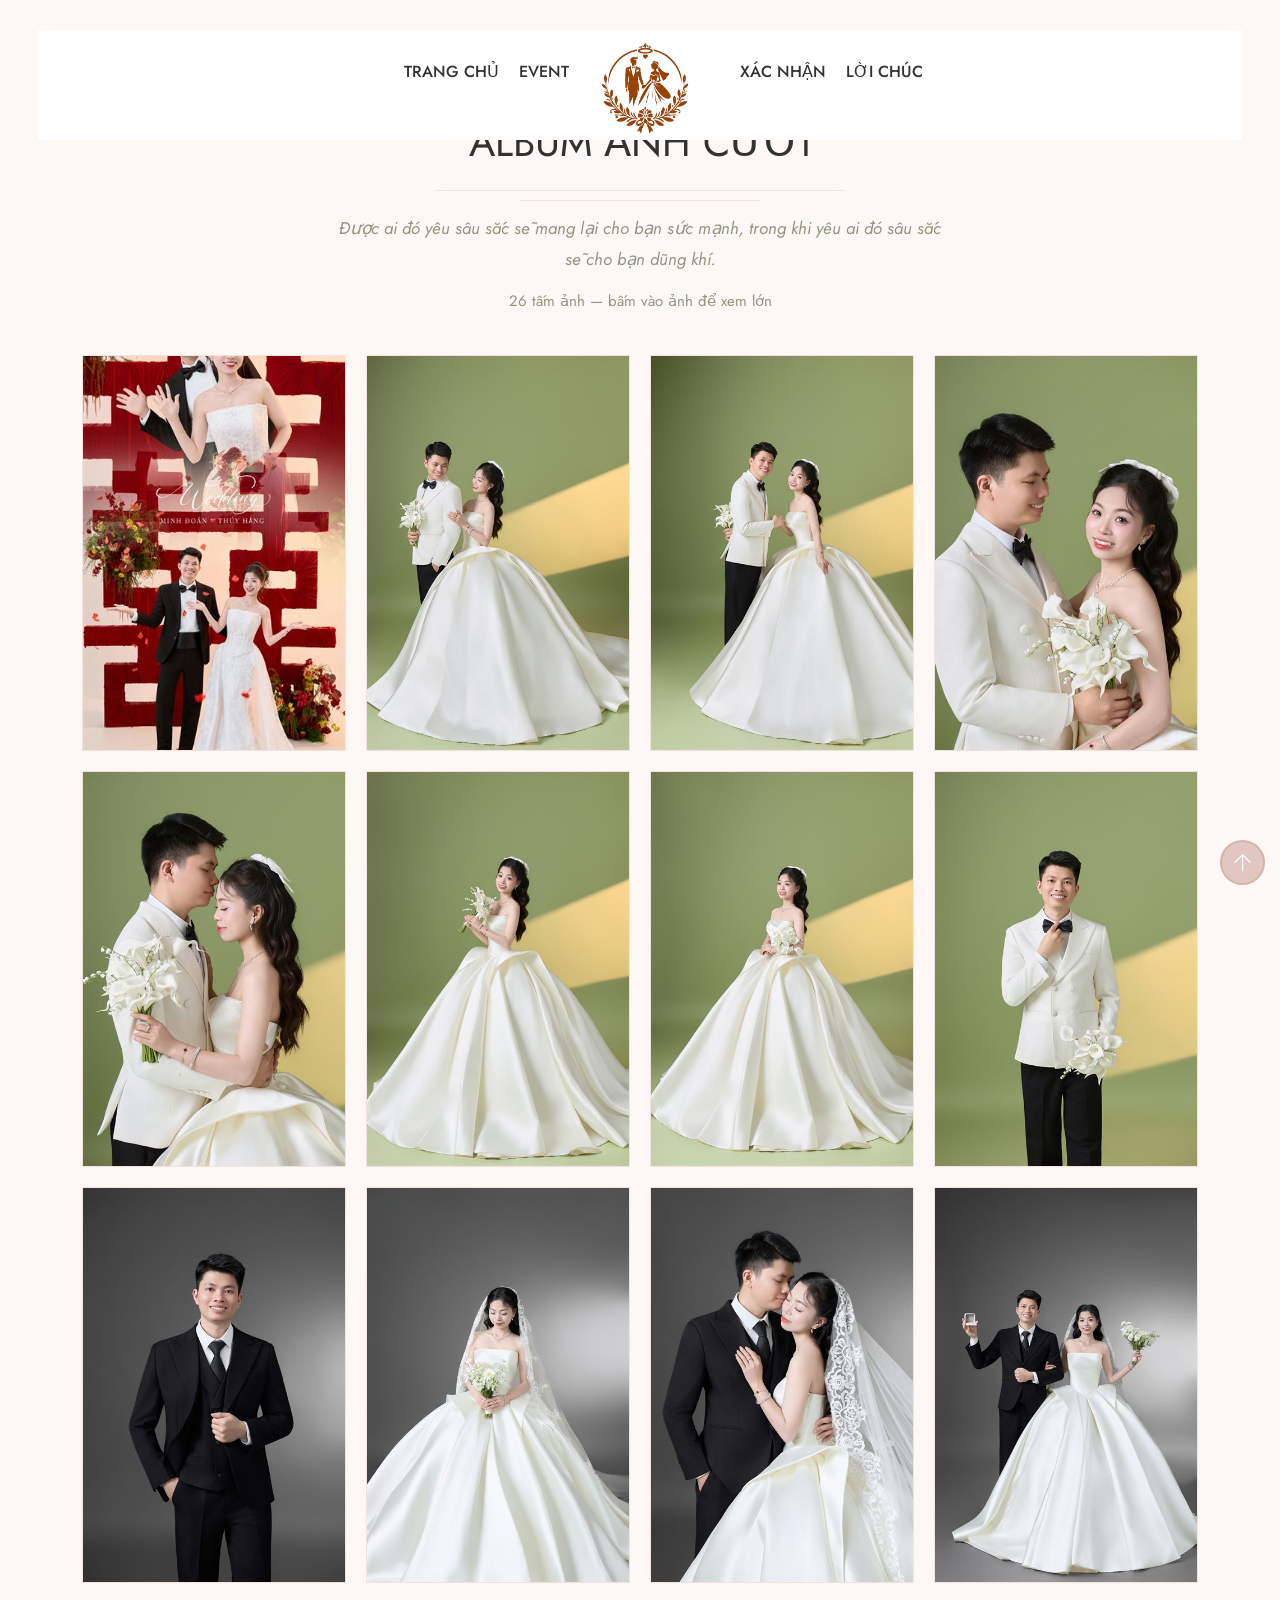
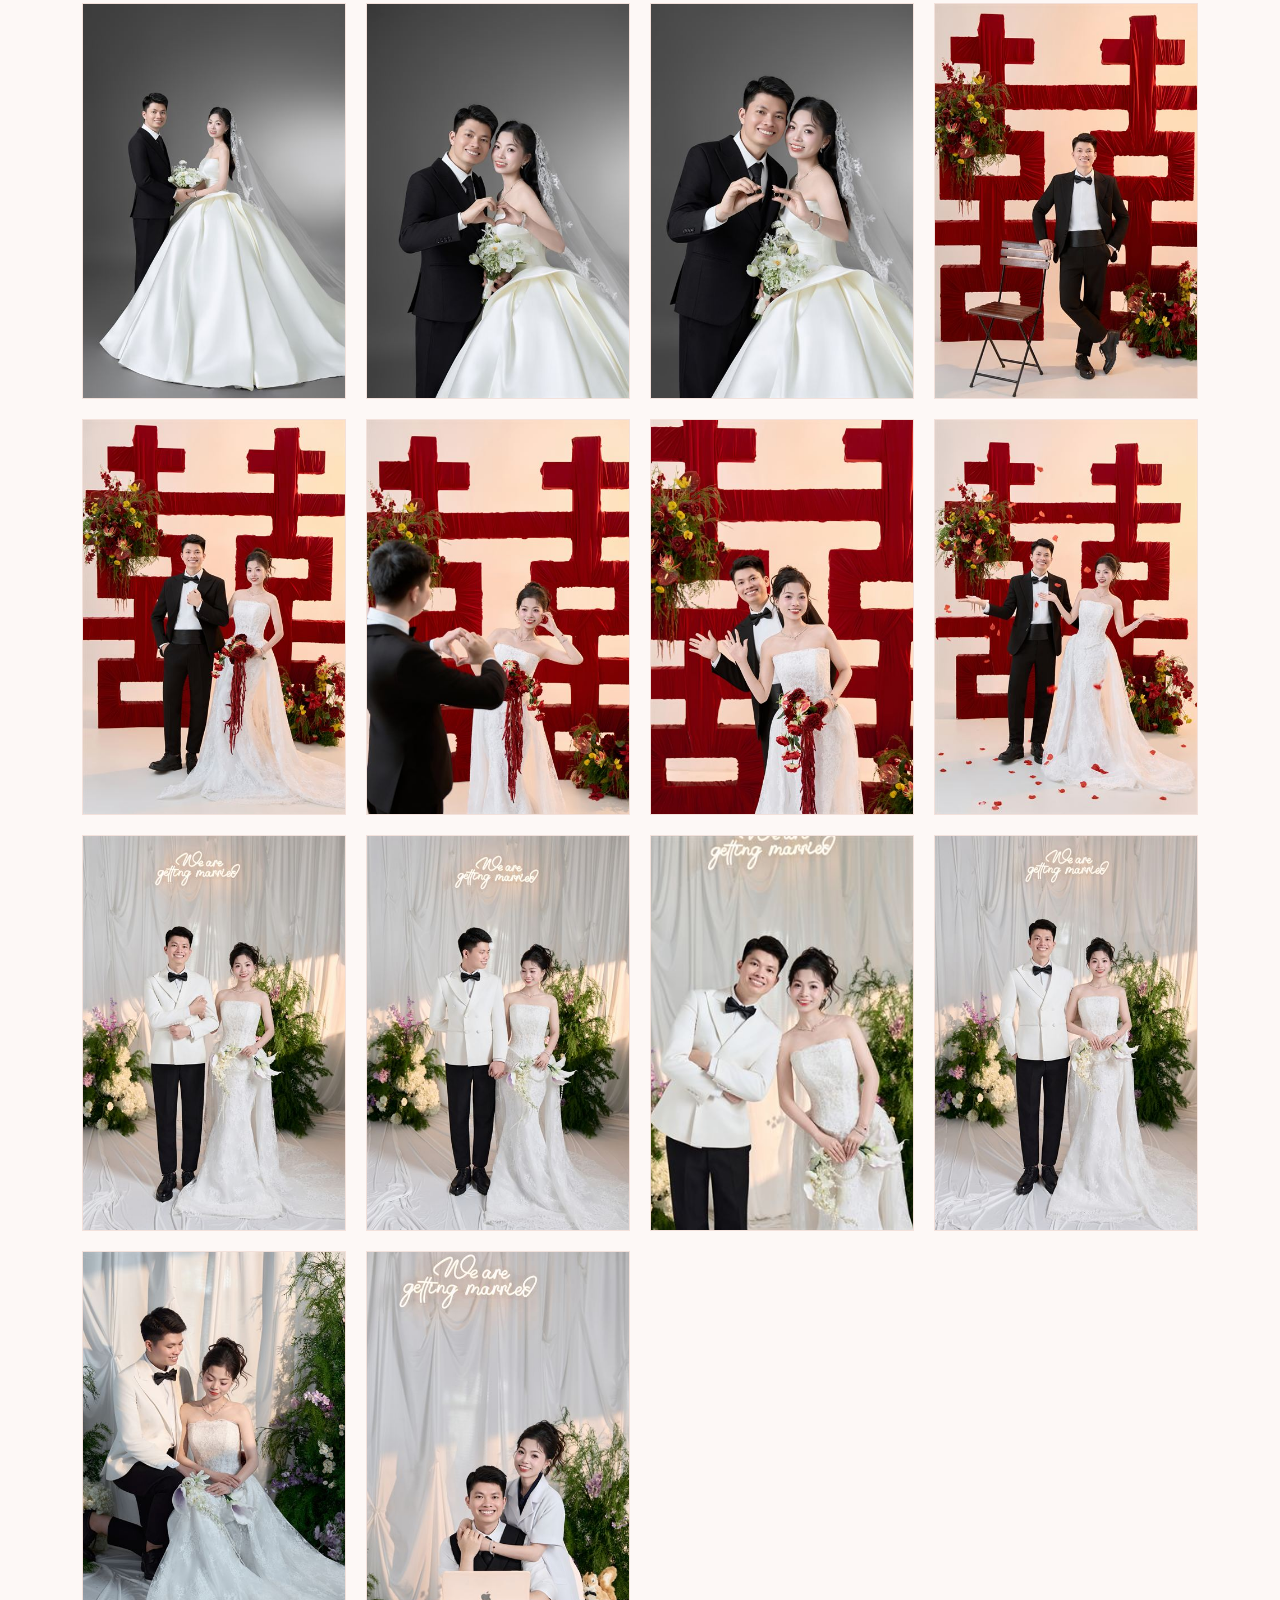
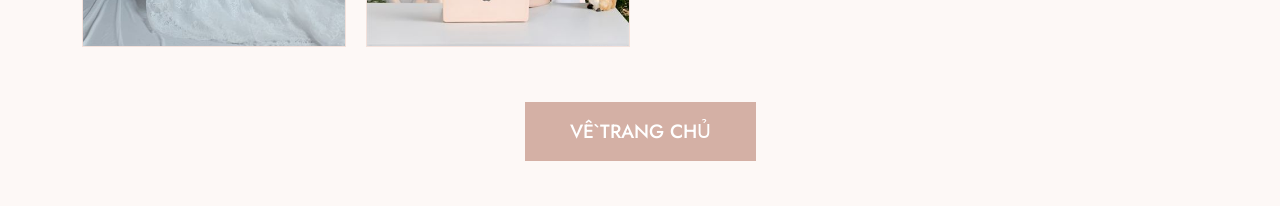
<file: gallery.html>
<!DOCTYPE html>
<html lang="vi">

<head>
    <meta charset="utf-8">
    <meta http-equiv="X-UA-Compatible" content="IE=edge">
    <meta name="viewport" content="width=device-width, initial-scale=1">
    <link rel="shortcut icon" type="image/png" href="assets/images/favicon.png">
    <meta property="og:locale" content="vi_VN" />
    <meta property="og:type" content="article" />
    <meta property="og:title" content="Album ảnh cưới - Hằng 💕 Đoán" />
    <meta property="og:description" content="Album ảnh cưới Minh Đoán & Thuý Hằng" />
    <meta property="og:site_name" content="Hằng 💕 Đoán" />
    <title>Album ảnh cưới - Hằng 💕 Đoán</title>
    <link href="assets/css/themify-icons.css" rel="stylesheet">
    <link href="assets/css/font-awesome.min.css" rel="stylesheet">
    <link href="assets/css/flaticon.css" rel="stylesheet">
    <link href="assets/css/bootstrap.min.css" rel="stylesheet">
    <link href="assets/css/animate.css" rel="stylesheet">
    <link href="assets/sass/style.css" rel="stylesheet">
    <link href="assets/css/wedding-custom.css" rel="stylesheet">
</head>

<body>

    <!-- start page-wrapper -->
    <div class="page-wrapper">
        <!-- start preloader -->
        <div class="preloader">
            <div class="vertical-centered-box">
                <div class="content">
                    <div class="loader-circle"></div>
                    <div class="loader-line-mask">
                        <div class="loader-line"></div>
                    </div>
                    <img src="assets/images/preloader.svg" alt="">
                </div>
            </div>
        </div>
        <!-- end preloader -->
        <!-- Start header -->
        <header>
            <div class="wpo-site-header wpo-header-style-3">
                <nav class="navigation navbar navbar-expand-lg navbar-light">
                    <div class="container-fluid">
                        <div class="row align-items-center">
                            <div class="col-md-5 col-5 d-lg-none d-block">
                                <div class="mobail-menu">
                                    <button type="button" class="navbar-toggler open-btn">
                                        <span class="sr-only">Toggle navigation</span>
                                        <span class="icon-bar first-angle"></span>
                                        <span class="icon-bar middle-angle"></span>
                                        <span class="icon-bar last-angle"></span>
                                    </button>
                                </div>
                            </div>
                            <div class="col-lg-2 col-md-6 col-6 d-lg-block d-none">

                            </div>
                            <div class="col-md-7 col-7 d-lg-none dl-block">
                                <div class="navbar-header">
                                    <a class="navbar-brand" href="index.html"><img src="assets/images/logo.png" alt="Hằng Đoán Wedding"></a>
                                </div>
                            </div>
                            <div class="col-lg-8 col-md-1 col-1">
                                <div id="navbar" class="collapse navbar-collapse navigation-holder">
                                    <button class="menu-close"><i class="ti-close"></i></button>
                                    <ul class="nav navbar-nav mb-2 mb-lg-0">
                                        <li><a href="index.html">Trang chủ</a></li>
                                        <li><a href="index.html#event">Event</a></li>
                                        <li><a href="index.html#rsvp">Xác nhận</a></li>
                                        <li><a href="index.html#wishes">Lời chúc</a></li>
                                    </ul>
                                </div><!-- end of nav-collapse -->
                            </div>
                        </div>
                    </div><!-- end of container -->
                </nav>
            </div>
        </header>
        <!-- end of header -->

        <!-- start album -->
        <section class="wpo-album-section section-padding">
            <div class="container">
                <div class="wpo-section-title">
                    <h4>Sweet Memories</h4>
                    <h2>Album ảnh cưới</h2>
                    <p class="gallery-quote">Được ai đó yêu sâu sắc sẽ mang lại cho bạn sức mạnh,
                        trong khi yêu ai đó sâu sắc sẽ cho bạn dũng khí.</p>
                    <p class="album-count"><span id="album-total">0</span> tấm ảnh &mdash; bấm vào ảnh để xem lớn</p>
                </div>

                <!-- Lưới ảnh do wedding-custom.js dựng từ WEDDING_ALBUM trong wedding-config.js -->
                <div class="album-grid" id="album-grid"></div>

                <div class="album-back text-center">
                    <a class="theme-btn" href="index.html">Về trang chủ</a>
                </div>
            </div>
        </section>
        <!-- end album -->
    </div>
    <!-- end of page-wrapper -->

    <!-- start khung xem ảnh phóng to -->
    <div class="album-viewer" id="album-viewer" role="dialog" aria-modal="true" aria-label="Xem ảnh cưới" hidden>
        <div class="album-viewer-overlay" data-album="close"></div>
        <button type="button" class="album-viewer-close" data-album="close" aria-label="Đóng">&times;</button>
        <button type="button" class="album-nav album-prev" data-album="prev" aria-label="Ảnh trước">&#10094;</button>
        <button type="button" class="album-nav album-next" data-album="next" aria-label="Ảnh sau">&#10095;</button>
        <figure class="album-viewer-figure">
            <img id="album-viewer-img" alt="">
            <figcaption id="album-counter"></figcaption>
        </figure>
    </div>
    <!-- end khung xem ảnh phóng to -->

    <!-- All JavaScript files
    ================================================== -->
    <script src="assets/js/jquery.min.js"></script>
    <script src="assets/js/bootstrap.bundle.min.js"></script>
    <script src="assets/js/modernizr.custom.js"></script>
    <script src="assets/js/jquery.dlmenu.js"></script>
    <script src="assets/js/jquery-plugin-collection.js"></script>
    <script src="assets/js/script.js"></script>
    <!-- Cấu hình đám cưới (danh sách ảnh, link maps, mừng cưới...) -->
    <script src="assets/js/wedding-config.js"></script>
    <script src="assets/js/wedding-custom.js"></script>
</body>

</html>
</file>
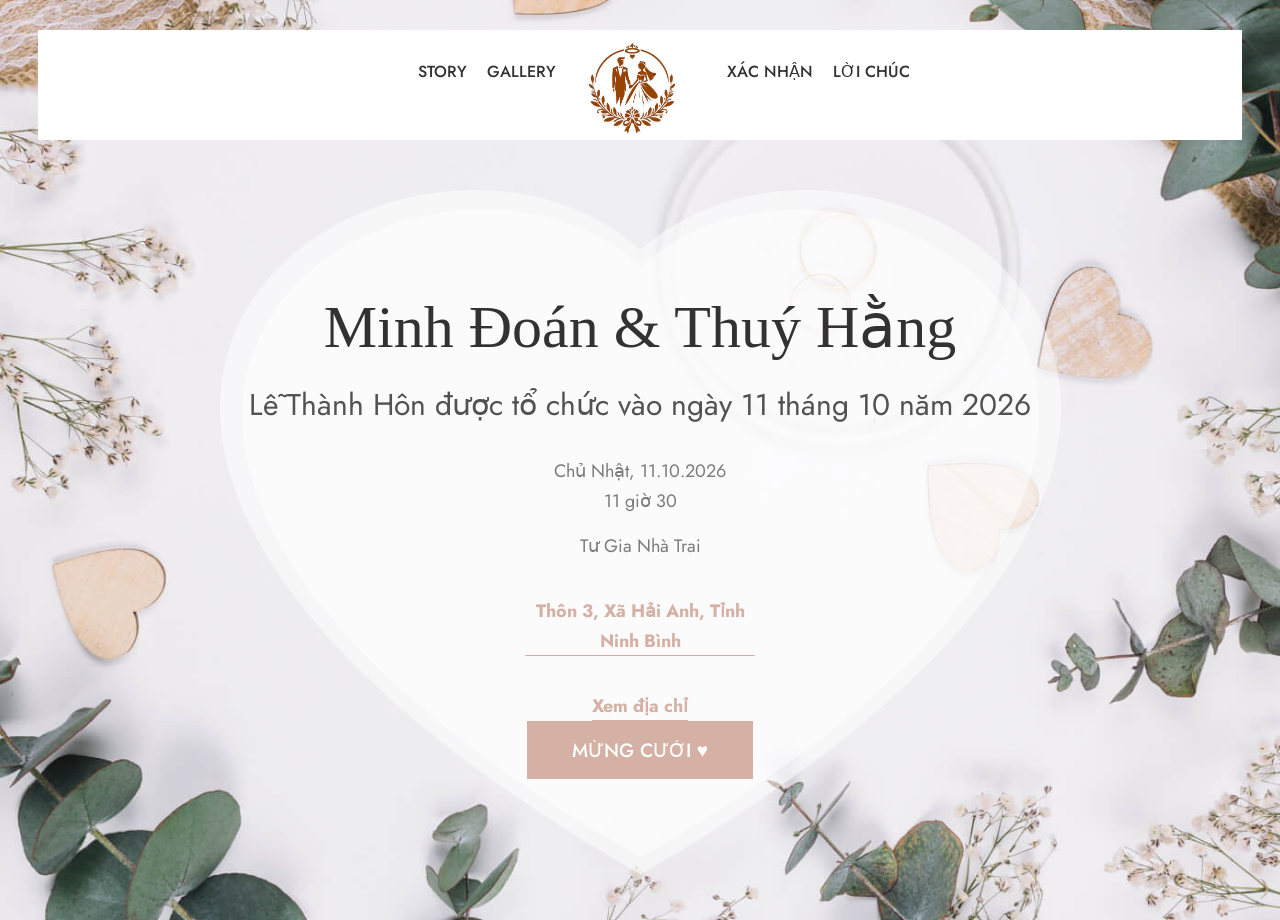
<file: invitation.html>
<!DOCTYPE html>
<html lang="en">


<head>
    <meta charset="utf-8">
    <meta http-equiv="X-UA-Compatible" content="IE=edge">
    <meta name="viewport" content="width=device-width, initial-scale=1">
    <meta name="author" content="wpOceans">
    <link rel="shortcut icon" type="image/png" href="assets/images/favicon.png">
    <meta property="og:locale" content="vi_VN" />
    <meta property="og:type" content="article" />
    <meta property="og:title" content="Hằng 💕 Đoán" />
    <meta property="og:description" content="Hằng 💕 Đoán" />
    <meta property="og:url" content="//" />
    <meta property="og:site_name" content="Hằng 💕 Đoán" />
    <meta property="og:image" content="assets/images/story/3.jpg" />
    <meta property="og:image:width" content="400" />
    <meta property="og:image:height" content="400" />
    <title>Hằng 💕 Đoán</title>
    <link href="assets/css/themify-icons.css" rel="stylesheet">
    <link href="assets/css/font-awesome.min.css" rel="stylesheet">
    <link href="assets/css/flaticon.css" rel="stylesheet">
    <link href="assets/css/magnific-popup.css" rel="stylesheet">
    <link href="assets/css/bootstrap.min.css" rel="stylesheet">
    <link href="assets/css/animate.css" rel="stylesheet">
    <link href="assets/css/owl.carousel.css" rel="stylesheet">
    <link href="assets/css/owl.theme.css" rel="stylesheet">
    <link href="assets/css/slick.css" rel="stylesheet">
    <link href="assets/css/slick-theme.css" rel="stylesheet">
    <link href="assets/css/swiper.min.css" rel="stylesheet">
    <link href="assets/css/nice-select.css" rel="stylesheet">
    <link href="assets/css/owl.transitions.css" rel="stylesheet">
    <link href="assets/css/jquery.fancybox.css" rel="stylesheet">
    <link href="assets/css/odometer-theme-default.css" rel="stylesheet">
    <link href="assets/css/jquery-ui.css" rel="stylesheet">
    <link href="assets/sass/style.css" rel="stylesheet">
    <link href="assets/css/wedding-custom.css" rel="stylesheet">
</head>

<body>

    <!-- start page-wrapper -->
    <div class="page-wrapper">
        <!-- start preloader -->
        <div class="preloader">
            <div class="vertical-centered-box">
                <div class="content">
                    <div class="loader-circle"></div>
                    <div class="loader-line-mask">
                        <div class="loader-line"></div>
                    </div>
                    <img src="assets/images/preloader.svg" alt="">
                </div>
            </div>
        </div>
        <!-- end preloader -->
        <!-- Start header -->
        <!-- Start header -->
        <header>
            <div class="wpo-site-header wpo-header-style-3">
                <nav class="navigation navbar navbar-expand-lg navbar-light">
                    <div class="container-fluid">
                        <div class="row align-items-center">
                            <div class="col-md-5 col-5 d-lg-none d-block">
                                <div class="mobail-menu">
                                    <button type="button" class="navbar-toggler open-btn">
                                        <span class="sr-only">Toggle navigation</span>
                                        <span class="icon-bar first-angle"></span>
                                        <span class="icon-bar middle-angle"></span>
                                        <span class="icon-bar last-angle"></span>
                                    </button>
                                </div>
                            </div>
                            <div class="col-lg-2 col-md-6 col-6 d-lg-block d-none">
                                
                            </div>
                            <div class="col-md-7 col-7 d-lg-none dl-block">
                                <div class="navbar-header">
                                    <a class="navbar-brand" href="index.html"><img src="assets/images/logo.png" alt="Hằng Đoán Wedding"></a>
                                </div>
                            </div>
                            <div class="col-lg-8 col-md-1 col-1">
                                <div id="navbar" class="collapse navbar-collapse navigation-holder">
                                    <button class="menu-close"><i class="ti-close"></i></button>
                                    <ul class="nav navbar-nav mb-2 mb-lg-0">
                                        <li><a href="index.html#story">Story</a></li>
                                        <li><a href="index.html#gallery">Gallery</a></li>
                                        <li><a href="index.html#rsvp">Xác nhận</a></li>
                                        <li><a href="index.html#wishes">Lời chúc</a></li>
                                    </ul>

                                </div><!-- end of nav-collapse -->
                            </div>
                        </div>
                    </div><!-- end of container -->
                </nav>
            </div>
        </header>
        <!-- end of header -->
        <!-- start of hero -->
        <section class="static-hero-s4">
            <div class="hero-container">
                <div class="hero-inner">
                    <div class="container">
                        <div class="row justify-content-center">
                            <div class="col-lg-12">
                                <div class="wpo-event-item wow zoomIn" data-wow-duration="1500ms">
                                    <div class="wpo-event-text">
                                        <h2>Minh Đoán & Thuý Hằng</h2>
                                        <p>Lễ Thành Hôn được tổ chức vào ngày 11 tháng 10 năm 2026</p>
                                        <ul>
                                            <li>Chủ Nhật, 11.10.2026 <br />
                                                11 giờ 30 </li>
                                            <li>Tư Gia Nhà Trai</li>
                                            <li><a target="_blank" rel="noopener" data-map="nha-trai"
                                                    href="https://maps.app.goo.gl/AHfvJBQJt8uPPumu7">Thôn 3, Xã Hải Anh, Tỉnh Ninh Bình</a></li>
                                            <li> <a target="_blank" rel="noopener" data-map="nha-trai"
                                                    href="https://maps.app.goo.gl/AHfvJBQJt8uPPumu7">Xem địa chỉ</a></li>
                                        </ul>
                                        <button type="button" class="theme-btn" id="gift-open">Mừng cưới ♥</button>
                                    </div>
                                </div>
                            </div>
                        </div>
                    </div>
                </div>
            </div>
        </section>
        <!-- end of hero slider -->
        
    </div>
    <!-- end of page-wrapper -->

    <!-- start popup mã QR mừng cưới -->
    <div class="gift-modal" id="gift-modal" role="dialog" aria-modal="true" aria-labelledby="gift-modal-title" hidden>
        <div class="gift-modal-overlay" data-gift-close></div>
        <div class="gift-modal-box">
            <button type="button" class="gift-modal-close" data-gift-close aria-label="Đóng">&times;</button>
            <h3 id="gift-modal-title">Hộp mừng cưới</h3>
            <p class="gift-intro" id="gift-modal-intro"></p>
            <div class="gift-qr">
                <img id="gift-qr-img" src="assets/images/QR.jpg" alt="Mã QR mừng cưới">
            </div>
            <ul class="gift-info">
                <li id="gift-row-bank"><span>Ngân hàng</span><strong id="gift-bank"></strong></li>
                <li id="gift-row-owner"><span>Chủ tài khoản</span><strong id="gift-owner"></strong></li>
                <li id="gift-row-account"><span>Số tài khoản</span><strong id="gift-account"></strong></li>
            </ul>
            <button type="button" class="gift-copy" id="gift-copy">Sao chép số tài khoản</button>
        </div>
    </div>
    <!-- end popup mã QR mừng cưới -->

    <!-- All JavaScript files
    ================================================== -->
    <script src="assets/js/jquery.min.js"></script>
    <script src="assets/js/bootstrap.bundle.min.js"></script>
    <!-- Plugins for this template -->
    <script src="assets/js/modernizr.custom.js"></script>
    <script src="assets/js/jquery.dlmenu.js"></script>
    <script src="assets/js/jquery-plugin-collection.js"></script>
    <!-- Custom script for this template -->
    <script src="assets/js/script.js"></script>
    <!-- Cấu hình đám cưới (link maps, thông tin mừng cưới, lời chúc mẫu) -->
    <script src="assets/js/wedding-config.js"></script>
    <script src="assets/js/wedding-custom.js"></script>
</body>


</html>
</file>
<file: assets/css/themify-icons.css>
@font-face {
	font-family: 'themify';
	src:url('../fonts/themify9f24.eot?-fvbane');
	src:url('../fonts/themifyd41d.eot?') format('embedded-opentype'),
		url('../fonts/themify9f24.woff?-fvbane') format('woff'),
		url('../fonts/themify9f24.ttf?-fvbane') format('truetype'),
		url('../fonts/themify9f24.svg?-fvbane') format('svg');
	font-weight: normal;
	font-style: normal;
}

[class^="ti-"], [class*=" ti-"] {
	font-family: 'themify';
	speak: none;
	font-style: normal;
	font-weight: normal;
	font-variant: normal;
	text-transform: none;
	line-height: 1;

	/* Better Font Rendering =========== */
	-webkit-font-smoothing: antialiased;
	-moz-osx-font-smoothing: grayscale;
}

.ti-wand:before {
	content: "\e600";
}
.ti-volume:before {
	content: "\e601";
}
.ti-user:before {
	content: "\e602";
}
.ti-unlock:before {
	content: "\e603";
}
.ti-unlink:before {
	content: "\e604";
}
.ti-trash:before {
	content: "\e605";
}
.ti-thought:before {
	content: "\e606";
}
.ti-target:before {
	content: "\e607";
}
.ti-tag:before {
	content: "\e608";
}
.ti-tablet:before {
	content: "\e609";
}
.ti-star:before {
	content: "\e60a";
}
.ti-spray:before {
	content: "\e60b";
}
.ti-signal:before {
	content: "\e60c";
}
.ti-shopping-cart:before {
	content: "\e60d";
}
.ti-shopping-cart-full:before {
	content: "\e60e";
}
.ti-settings:before {
	content: "\e60f";
}
.ti-search:before {
	content: "\e610";
}
.ti-zoom-in:before {
	content: "\e611";
}
.ti-zoom-out:before {
	content: "\e612";
}
.ti-cut:before {
	content: "\e613";
}
.ti-ruler:before {
	content: "\e614";
}
.ti-ruler-pencil:before {
	content: "\e615";
}
.ti-ruler-alt:before {
	content: "\e616";
}
.ti-bookmark:before {
	content: "\e617";
}
.ti-bookmark-alt:before {
	content: "\e618";
}
.ti-reload:before {
	content: "\e619";
}
.ti-plus:before {
	content: "\e61a";
}
.ti-pin:before {
	content: "\e61b";
}
.ti-pencil:before {
	content: "\e61c";
}
.ti-pencil-alt:before {
	content: "\e61d";
}
.ti-paint-roller:before {
	content: "\e61e";
}
.ti-paint-bucket:before {
	content: "\e61f";
}
.ti-na:before {
	content: "\e620";
}
.ti-mobile:before {
	content: "\e621";
}
.ti-minus:before {
	content: "\e622";
}
.ti-medall:before {
	content: "\e623";
}
.ti-medall-alt:before {
	content: "\e624";
}
.ti-marker:before {
	content: "\e625";
}
.ti-marker-alt:before {
	content: "\e626";
}
.ti-arrow-up:before {
	content: "\e627";
}
.ti-arrow-right:before {
	content: "\e628";
}
.ti-arrow-left:before {
	content: "\e629";
}
.ti-arrow-down:before {
	content: "\e62a";
}
.ti-lock:before {
	content: "\e62b";
}
.ti-location-arrow:before {
	content: "\e62c";
}
.ti-link:before {
	content: "\e62d";
}
.ti-layout:before {
	content: "\e62e";
}
.ti-layers:before {
	content: "\e62f";
}
.ti-layers-alt:before {
	content: "\e630";
}
.ti-key:before {
	content: "\e631";
}
.ti-import:before {
	content: "\e632";
}
.ti-image:before {
	content: "\e633";
}
.ti-heart:before {
	content: "\e634";
}
.ti-heart-broken:before {
	content: "\e635";
}
.ti-hand-stop:before {
	content: "\e636";
}
.ti-hand-open:before {
	content: "\e637";
}
.ti-hand-drag:before {
	content: "\e638";
}
.ti-folder:before {
	content: "\e639";
}
.ti-flag:before {
	content: "\e63a";
}
.ti-flag-alt:before {
	content: "\e63b";
}
.ti-flag-alt-2:before {
	content: "\e63c";
}
.ti-eye:before {
	content: "\e63d";
}
.ti-export:before {
	content: "\e63e";
}
.ti-exchange-vertical:before {
	content: "\e63f";
}
.ti-desktop:before {
	content: "\e640";
}
.ti-cup:before {
	content: "\e641";
}
.ti-crown:before {
	content: "\e642";
}
.ti-comments:before {
	content: "\e643";
}
.ti-comment:before {
	content: "\e644";
}
.ti-comment-alt:before {
	content: "\e645";
}
.ti-close:before {
	content: "\e646";
}
.ti-clip:before {
	content: "\e647";
}
.ti-angle-up:before {
	content: "\e648";
}
.ti-angle-right:before {
	content: "\e649";
}
.ti-angle-left:before {
	content: "\e64a";
}
.ti-angle-down:before {
	content: "\e64b";
}
.ti-check:before {
	content: "\e64c";
}
.ti-check-box:before {
	content: "\e64d";
}
.ti-camera:before {
	content: "\e64e";
}
.ti-announcement:before {
	content: "\e64f";
}
.ti-brush:before {
	content: "\e650";
}
.ti-briefcase:before {
	content: "\e651";
}
.ti-bolt:before {
	content: "\e652";
}
.ti-bolt-alt:before {
	content: "\e653";
}
.ti-blackboard:before {
	content: "\e654";
}
.ti-bag:before {
	content: "\e655";
}
.ti-move:before {
	content: "\e656";
}
.ti-arrows-vertical:before {
	content: "\e657";
}
.ti-arrows-horizontal:before {
	content: "\e658";
}
.ti-fullscreen:before {
	content: "\e659";
}
.ti-arrow-top-right:before {
	content: "\e65a";
}
.ti-arrow-top-left:before {
	content: "\e65b";
}
.ti-arrow-circle-up:before {
	content: "\e65c";
}
.ti-arrow-circle-right:before {
	content: "\e65d";
}
.ti-arrow-circle-left:before {
	content: "\e65e";
}
.ti-arrow-circle-down:before {
	content: "\e65f";
}
.ti-angle-double-up:before {
	content: "\e660";
}
.ti-angle-double-right:before {
	content: "\e661";
}
.ti-angle-double-left:before {
	content: "\e662";
}
.ti-angle-double-down:before {
	content: "\e663";
}
.ti-zip:before {
	content: "\e664";
}
.ti-world:before {
	content: "\e665";
}
.ti-wheelchair:before {
	content: "\e666";
}
.ti-view-list:before {
	content: "\e667";
}
.ti-view-list-alt:before {
	content: "\e668";
}
.ti-view-grid:before {
	content: "\e669";
}
.ti-uppercase:before {
	content: "\e66a";
}
.ti-upload:before {
	content: "\e66b";
}
.ti-underline:before {
	content: "\e66c";
}
.ti-truck:before {
	content: "\e66d";
}
.ti-timer:before {
	content: "\e66e";
}
.ti-ticket:before {
	content: "\e66f";
}
.ti-thumb-up:before {
	content: "\e670";
}
.ti-thumb-down:before {
	content: "\e671";
}
.ti-text:before {
	content: "\e672";
}
.ti-stats-up:before {
	content: "\e673";
}
.ti-stats-down:before {
	content: "\e674";
}
.ti-split-v:before {
	content: "\e675";
}
.ti-split-h:before {
	content: "\e676";
}
.ti-smallcap:before {
	content: "\e677";
}
.ti-shine:before {
	content: "\e678";
}
.ti-shift-right:before {
	content: "\e679";
}
.ti-shift-left:before {
	content: "\e67a";
}
.ti-shield:before {
	content: "\e67b";
}
.ti-notepad:before {
	content: "\e67c";
}
.ti-server:before {
	content: "\e67d";
}
.ti-quote-right:before {
	content: "\e67e";
}
.ti-quote-left:before {
	content: "\e67f";
}
.ti-pulse:before {
	content: "\e680";
}
.ti-printer:before {
	content: "\e681";
}
.ti-power-off:before {
	content: "\e682";
}
.ti-plug:before {
	content: "\e683";
}
.ti-pie-chart:before {
	content: "\e684";
}
.ti-paragraph:before {
	content: "\e685";
}
.ti-panel:before {
	content: "\e686";
}
.ti-package:before {
	content: "\e687";
}
.ti-music:before {
	content: "\e688";
}
.ti-music-alt:before {
	content: "\e689";
}
.ti-mouse:before {
	content: "\e68a";
}
.ti-mouse-alt:before {
	content: "\e68b";
}
.ti-money:before {
	content: "\e68c";
}
.ti-microphone:before {
	content: "\e68d";
}
.ti-menu:before {
	content: "\e68e";
}
.ti-menu-alt:before {
	content: "\e68f";
}
.ti-map:before {
	content: "\e690";
}
.ti-map-alt:before {
	content: "\e691";
}
.ti-loop:before {
	content: "\e692";
}
.ti-location-pin:before {
	content: "\e693";
}
.ti-list:before {
	content: "\e694";
}
.ti-light-bulb:before {
	content: "\e695";
}
.ti-Italic:before {
	content: "\e696";
}
.ti-info:before {
	content: "\e697";
}
.ti-infinite:before {
	content: "\e698";
}
.ti-id-badge:before {
	content: "\e699";
}
.ti-hummer:before {
	content: "\e69a";
}
.ti-home:before {
	content: "\e69b";
}
.ti-help:before {
	content: "\e69c";
}
.ti-headphone:before {
	content: "\e69d";
}
.ti-harddrives:before {
	content: "\e69e";
}
.ti-harddrive:before {
	content: "\e69f";
}
.ti-gift:before {
	content: "\e6a0";
}
.ti-game:before {
	content: "\e6a1";
}
.ti-filter:before {
	content: "\e6a2";
}
.ti-files:before {
	content: "\e6a3";
}
.ti-file:before {
	content: "\e6a4";
}
.ti-eraser:before {
	content: "\e6a5";
}
.ti-envelope:before {
	content: "\e6a6";
}
.ti-download:before {
	content: "\e6a7";
}
.ti-direction:before {
	content: "\e6a8";
}
.ti-direction-alt:before {
	content: "\e6a9";
}
.ti-dashboard:before {
	content: "\e6aa";
}
.ti-control-stop:before {
	content: "\e6ab";
}
.ti-control-shuffle:before {
	content: "\e6ac";
}
.ti-control-play:before {
	content: "\e6ad";
}
.ti-control-pause:before {
	content: "\e6ae";
}
.ti-control-forward:before {
	content: "\e6af";
}
.ti-control-backward:before {
	content: "\e6b0";
}
.ti-cloud:before {
	content: "\e6b1";
}
.ti-cloud-up:before {
	content: "\e6b2";
}
.ti-cloud-down:before {
	content: "\e6b3";
}
.ti-clipboard:before {
	content: "\e6b4";
}
.ti-car:before {
	content: "\e6b5";
}
.ti-calendar:before {
	content: "\e6b6";
}
.ti-book:before {
	content: "\e6b7";
}
.ti-bell:before {
	content: "\e6b8";
}
.ti-basketball:before {
	content: "\e6b9";
}
.ti-bar-chart:before {
	content: "\e6ba";
}
.ti-bar-chart-alt:before {
	content: "\e6bb";
}
.ti-back-right:before {
	content: "\e6bc";
}
.ti-back-left:before {
	content: "\e6bd";
}
.ti-arrows-corner:before {
	content: "\e6be";
}
.ti-archive:before {
	content: "\e6bf";
}
.ti-anchor:before {
	content: "\e6c0";
}
.ti-align-right:before {
	content: "\e6c1";
}
.ti-align-left:before {
	content: "\e6c2";
}
.ti-align-justify:before {
	content: "\e6c3";
}
.ti-align-center:before {
	content: "\e6c4";
}
.ti-alert:before {
	content: "\e6c5";
}
.ti-alarm-clock:before {
	content: "\e6c6";
}
.ti-agenda:before {
	content: "\e6c7";
}
.ti-write:before {
	content: "\e6c8";
}
.ti-window:before {
	content: "\e6c9";
}
.ti-widgetized:before {
	content: "\e6ca";
}
.ti-widget:before {
	content: "\e6cb";
}
.ti-widget-alt:before {
	content: "\e6cc";
}
.ti-wallet:before {
	content: "\e6cd";
}
.ti-video-clapper:before {
	content: "\e6ce";
}
.ti-video-camera:before {
	content: "\e6cf";
}
.ti-vector:before {
	content: "\e6d0";
}
.ti-themify-logo:before {
	content: "\e6d1";
}
.ti-themify-favicon:before {
	content: "\e6d2";
}
.ti-themify-favicon-alt:before {
	content: "\e6d3";
}
.ti-support:before {
	content: "\e6d4";
}
.ti-stamp:before {
	content: "\e6d5";
}
.ti-split-v-alt:before {
	content: "\e6d6";
}
.ti-slice:before {
	content: "\e6d7";
}
.ti-shortcode:before {
	content: "\e6d8";
}
.ti-shift-right-alt:before {
	content: "\e6d9";
}
.ti-shift-left-alt:before {
	content: "\e6da";
}
.ti-ruler-alt-2:before {
	content: "\e6db";
}
.ti-receipt:before {
	content: "\e6dc";
}
.ti-pin2:before {
	content: "\e6dd";
}
.ti-pin-alt:before {
	content: "\e6de";
}
.ti-pencil-alt2:before {
	content: "\e6df";
}
.ti-palette:before {
	content: "\e6e0";
}
.ti-more:before {
	content: "\e6e1";
}
.ti-more-alt:before {
	content: "\e6e2";
}
.ti-microphone-alt:before {
	content: "\e6e3";
}
.ti-magnet:before {
	content: "\e6e4";
}
.ti-line-double:before {
	content: "\e6e5";
}
.ti-line-dotted:before {
	content: "\e6e6";
}
.ti-line-dashed:before {
	content: "\e6e7";
}
.ti-layout-width-full:before {
	content: "\e6e8";
}
.ti-layout-width-default:before {
	content: "\e6e9";
}
.ti-layout-width-default-alt:before {
	content: "\e6ea";
}
.ti-layout-tab:before {
	content: "\e6eb";
}
.ti-layout-tab-window:before {
	content: "\e6ec";
}
.ti-layout-tab-v:before {
	content: "\e6ed";
}
.ti-layout-tab-min:before {
	content: "\e6ee";
}
.ti-layout-slider:before {
	content: "\e6ef";
}
.ti-layout-slider-alt:before {
	content: "\e6f0";
}
.ti-layout-sidebar-right:before {
	content: "\e6f1";
}
.ti-layout-sidebar-none:before {
	content: "\e6f2";
}
.ti-layout-sidebar-left:before {
	content: "\e6f3";
}
.ti-layout-placeholder:before {
	content: "\e6f4";
}
.ti-layout-menu:before {
	content: "\e6f5";
}
.ti-layout-menu-v:before {
	content: "\e6f6";
}
.ti-layout-menu-separated:before {
	content: "\e6f7";
}
.ti-layout-menu-full:before {
	content: "\e6f8";
}
.ti-layout-media-right-alt:before {
	content: "\e6f9";
}
.ti-layout-media-right:before {
	content: "\e6fa";
}
.ti-layout-media-overlay:before {
	content: "\e6fb";
}
.ti-layout-media-overlay-alt:before {
	content: "\e6fc";
}
.ti-layout-media-overlay-alt-2:before {
	content: "\e6fd";
}
.ti-layout-media-left-alt:before {
	content: "\e6fe";
}
.ti-layout-media-left:before {
	content: "\e6ff";
}
.ti-layout-media-center-alt:before {
	content: "\e700";
}
.ti-layout-media-center:before {
	content: "\e701";
}
.ti-layout-list-thumb:before {
	content: "\e702";
}
.ti-layout-list-thumb-alt:before {
	content: "\e703";
}
.ti-layout-list-post:before {
	content: "\e704";
}
.ti-layout-list-large-image:before {
	content: "\e705";
}
.ti-layout-line-solid:before {
	content: "\e706";
}
.ti-layout-grid4:before {
	content: "\e707";
}
.ti-layout-grid3:before {
	content: "\e708";
}
.ti-layout-grid2:before {
	content: "\e709";
}
.ti-layout-grid2-thumb:before {
	content: "\e70a";
}
.ti-layout-cta-right:before {
	content: "\e70b";
}
.ti-layout-cta-left:before {
	content: "\e70c";
}
.ti-layout-cta-center:before {
	content: "\e70d";
}
.ti-layout-cta-btn-right:before {
	content: "\e70e";
}
.ti-layout-cta-btn-left:before {
	content: "\e70f";
}
.ti-layout-column4:before {
	content: "\e710";
}
.ti-layout-column3:before {
	content: "\e711";
}
.ti-layout-column2:before {
	content: "\e712";
}
.ti-layout-accordion-separated:before {
	content: "\e713";
}
.ti-layout-accordion-merged:before {
	content: "\e714";
}
.ti-layout-accordion-list:before {
	content: "\e715";
}
.ti-ink-pen:before {
	content: "\e716";
}
.ti-info-alt:before {
	content: "\e717";
}
.ti-help-alt:before {
	content: "\e718";
}
.ti-headphone-alt:before {
	content: "\e719";
}
.ti-hand-point-up:before {
	content: "\e71a";
}
.ti-hand-point-right:before {
	content: "\e71b";
}
.ti-hand-point-left:before {
	content: "\e71c";
}
.ti-hand-point-down:before {
	content: "\e71d";
}
.ti-gallery:before {
	content: "\e71e";
}
.ti-face-smile:before {
	content: "\e71f";
}
.ti-face-sad:before {
	content: "\e720";
}
.ti-credit-card:before {
	content: "\e721";
}
.ti-control-skip-forward:before {
	content: "\e722";
}
.ti-control-skip-backward:before {
	content: "\e723";
}
.ti-control-record:before {
	content: "\e724";
}
.ti-control-eject:before {
	content: "\e725";
}
.ti-comments-smiley:before {
	content: "\e726";
}
.ti-brush-alt:before {
	content: "\e727";
}
.ti-youtube:before {
	content: "\e728";
}
.ti-vimeo:before {
	content: "\e729";
}
.ti-twitter:before {
	content: "\e72a";
}
.ti-time:before {
	content: "\e72b";
}
.ti-tumblr:before {
	content: "\e72c";
}
.ti-skype:before {
	content: "\e72d";
}
.ti-share:before {
	content: "\e72e";
}
.ti-share-alt:before {
	content: "\e72f";
}
.ti-rocket:before {
	content: "\e730";
}
.ti-pinterest:before {
	content: "\e731";
}
.ti-new-window:before {
	content: "\e732";
}
.ti-microsoft:before {
	content: "\e733";
}
.ti-list-ol:before {
	content: "\e734";
}
.ti-linkedin:before {
	content: "\e735";
}
.ti-layout-sidebar-2:before {
	content: "\e736";
}
.ti-layout-grid4-alt:before {
	content: "\e737";
}
.ti-layout-grid3-alt:before {
	content: "\e738";
}
.ti-layout-grid2-alt:before {
	content: "\e739";
}
.ti-layout-column4-alt:before {
	content: "\e73a";
}
.ti-layout-column3-alt:before {
	content: "\e73b";
}
.ti-layout-column2-alt:before {
	content: "\e73c";
}
.ti-instagram:before {
	content: "\e73d";
}
.ti-google:before {
	content: "\e73e";
}
.ti-github:before {
	content: "\e73f";
}
.ti-flickr:before {
	content: "\e740";
}
.ti-facebook:before {
	content: "\e741";
}
.ti-dropbox:before {
	content: "\e742";
}
.ti-dribbble:before {
	content: "\e743";
}
.ti-apple:before {
	content: "\e744";
}
.ti-android:before {
	content: "\e745";
}
.ti-save:before {
	content: "\e746";
}
.ti-save-alt:before {
	content: "\e747";
}
.ti-yahoo:before {
	content: "\e748";
}
.ti-wordpress:before {
	content: "\e749";
}
.ti-vimeo-alt:before {
	content: "\e74a";
}
.ti-twitter-alt:before {
	content: "\e74b";
}
.ti-tumblr-alt:before {
	content: "\e74c";
}
.ti-trello:before {
	content: "\e74d";
}
.ti-stack-overflow:before {
	content: "\e74e";
}
.ti-soundcloud:before {
	content: "\e74f";
}
.ti-sharethis:before {
	content: "\e750";
}
.ti-sharethis-alt:before {
	content: "\e751";
}
.ti-reddit:before {
	content: "\e752";
}
.ti-pinterest-alt:before {
	content: "\e753";
}
.ti-microsoft-alt:before {
	content: "\e754";
}
.ti-linux:before {
	content: "\e755";
}
.ti-jsfiddle:before {
	content: "\e756";
}
.ti-joomla:before {
	content: "\e757";
}
.ti-html5:before {
	content: "\e758";
}
.ti-flickr-alt:before {
	content: "\e759";
}
.ti-email:before {
	content: "\e75a";
}
.ti-drupal:before {
	content: "\e75b";
}
.ti-dropbox-alt:before {
	content: "\e75c";
}
.ti-css3:before {
	content: "\e75d";
}
.ti-rss:before {
	content: "\e75e";
}
.ti-rss-alt:before {
	content: "\e75f";
}
</file>
<file: assets/css/flaticon.css>
@font-face {
    font-family: "flaticon";
    src: url("../fonts/flaticone679.ttf?7be827e199392bb56ae95dacf43f5036") format("truetype"),
url("../fonts/flaticone679.woff?7be827e199392bb56ae95dacf43f5036") format("woff"),
url("../fonts/flaticone679.woff2?7be827e199392bb56ae95dacf43f5036") format("woff2"),
url("../fonts/flaticone679.eot?7be827e199392bb56ae95dacf43f5036") format("embedded-opentype"),
url("../fonts/flaticone679.svg?7be827e199392bb56ae95dacf43f5036") format("svg");
}

i[class^="flaticon-"]:before, i[class*=" flaticon-"]:before {
    font-family: flaticon !important;
    font-style: normal;
    font-weight: normal !important;
    font-variant: normal;
    text-transform: none;
    -webkit-font-smoothing: antialiased;
    -moz-osx-font-smoothing: grayscale;
}

.flaticon-email:before {
    content: "\f101";
}
.flaticon-phone-call:before {
    content: "\f102";
}
.flaticon-maps-and-flags:before {
    content: "\f103";
}
.flaticon-instagram:before {
    content: "\f104";
}
.flaticon-gallery:before {
    content: "\f105";
}
.flaticon-serving-dish:before {
    content: "\f106";
}
.flaticon-edit:before {
    content: "\f107";
}
.flaticon-left-arrow:before {
    content: "\f108";
}
.flaticon-wedding:before {
    content: "\f109";
}
.flaticon-cake:before {
    content: "\f10a";
}
.flaticon-wedding-rings:before {
    content: "\f10b";
}
.flaticon-play:before {
    content: "\f10c";
}
.flaticon-quotation:before {
    content: "\f10d";
}
.flaticon-dove:before {
    content: "\f10e";
}
.flaticon-calendar:before {
    content: "\f10f";
}
.flaticon-heart:before {
    content: "\f110";
}
.flaticon-pinterest:before {
    content: "\f111";
}
.flaticon-facebook-app-symbol:before {
    content: "\f112";
}
.flaticon-twitter:before {
    content: "\f113";
}
.flaticon-instagram-1:before {
    content: "\f114";
}
.flaticon-linkedin:before {
    content: "\f115";
}
.flaticon-youtube:before {
    content: "\f116";
}
.flaticon-search:before {
    content: "\f117";
}
.flaticon-shopping-cart:before {
    content: "\f118";
}
.flaticon-left-arrow-1:before {
    content: "\f119";
}
.flaticon-user:before {
    content: "\f11a";
}
.flaticon-comment-white-oval-bubble:before {
    content: "\f11b";
}
.flaticon-calendar-1:before {
    content: "\f11c";
}
.flaticon-right-arrow:before {
    content: "\f11d";
}
.flaticon-play-1:before {
    content: "\f11e";
}
.flaticon-left-quote:before {
    content: "\f11f";
}
.flaticon-right-arrow-1:before {
    content: "\f120";
}
.flaticon-left-arrow-2:before {
    content: "\f121";
}
.flaticon-next:before {
    content: "\f122";
}
</file>
